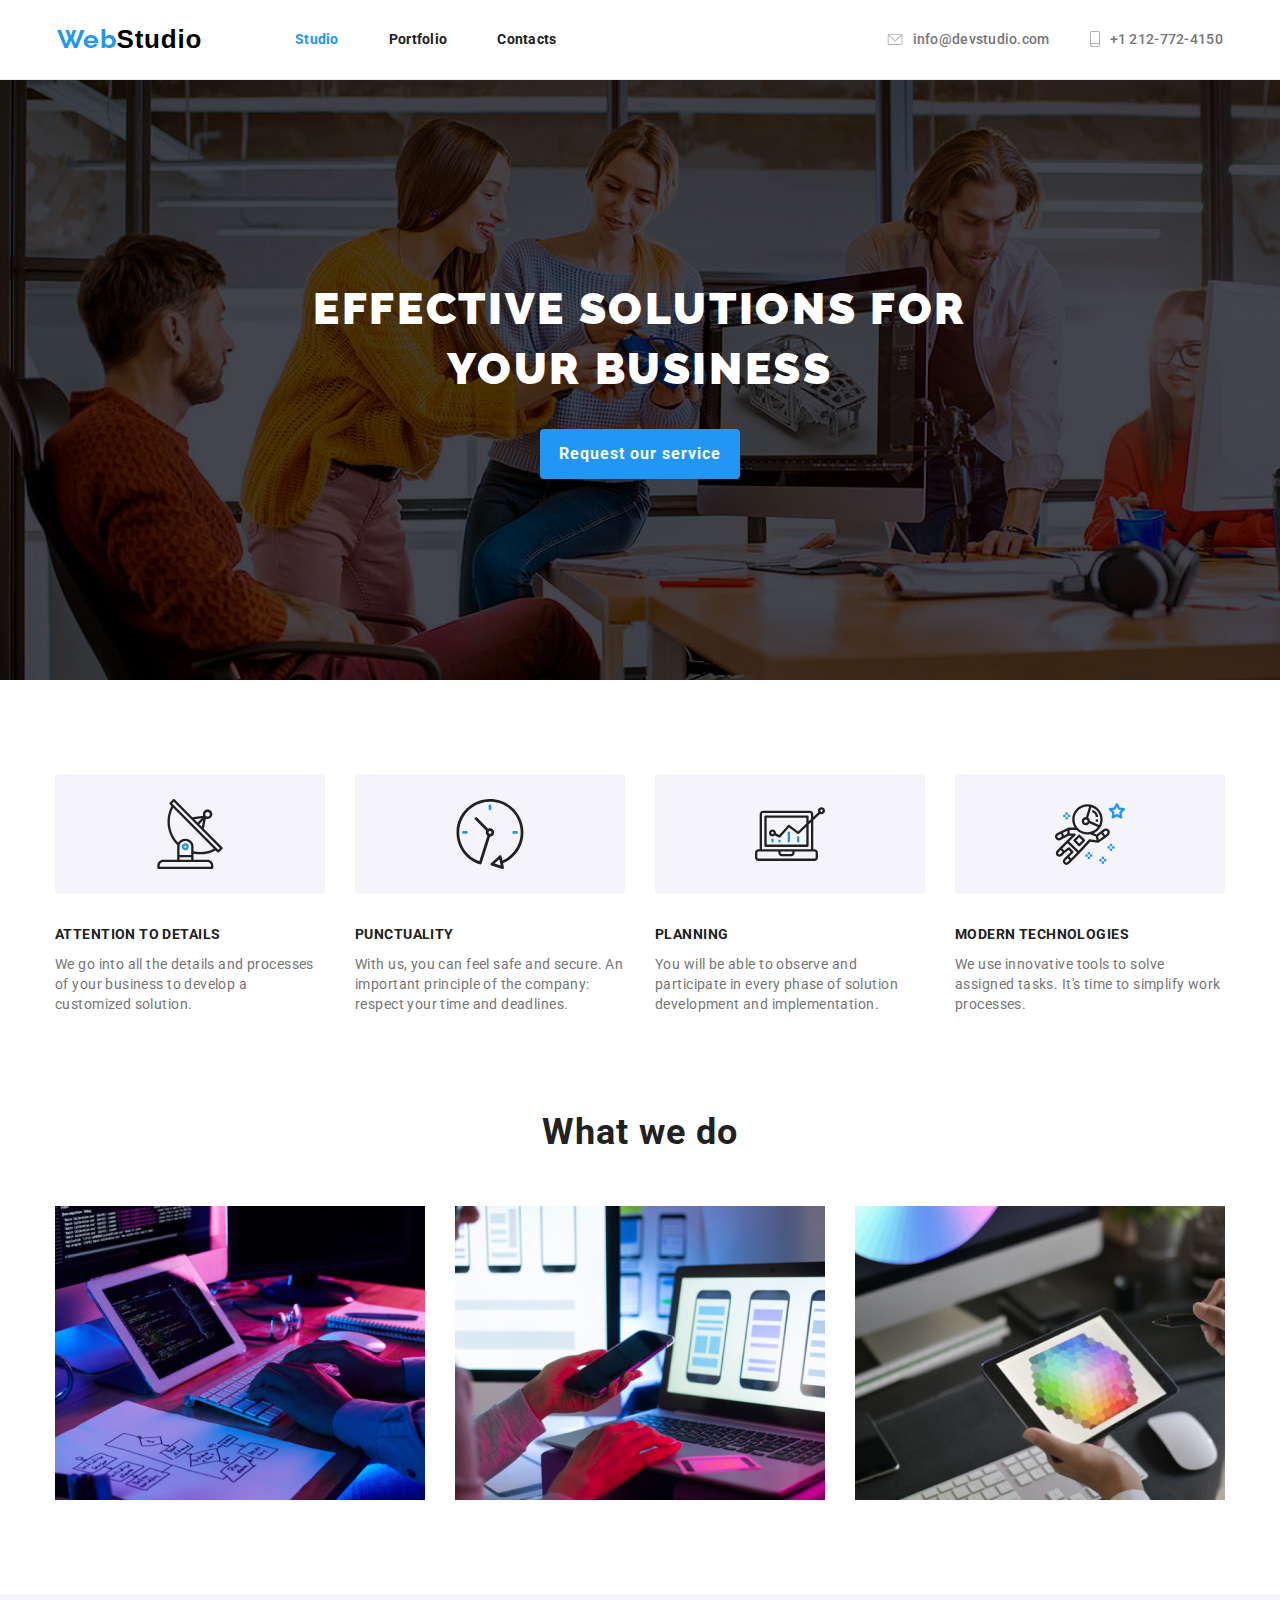
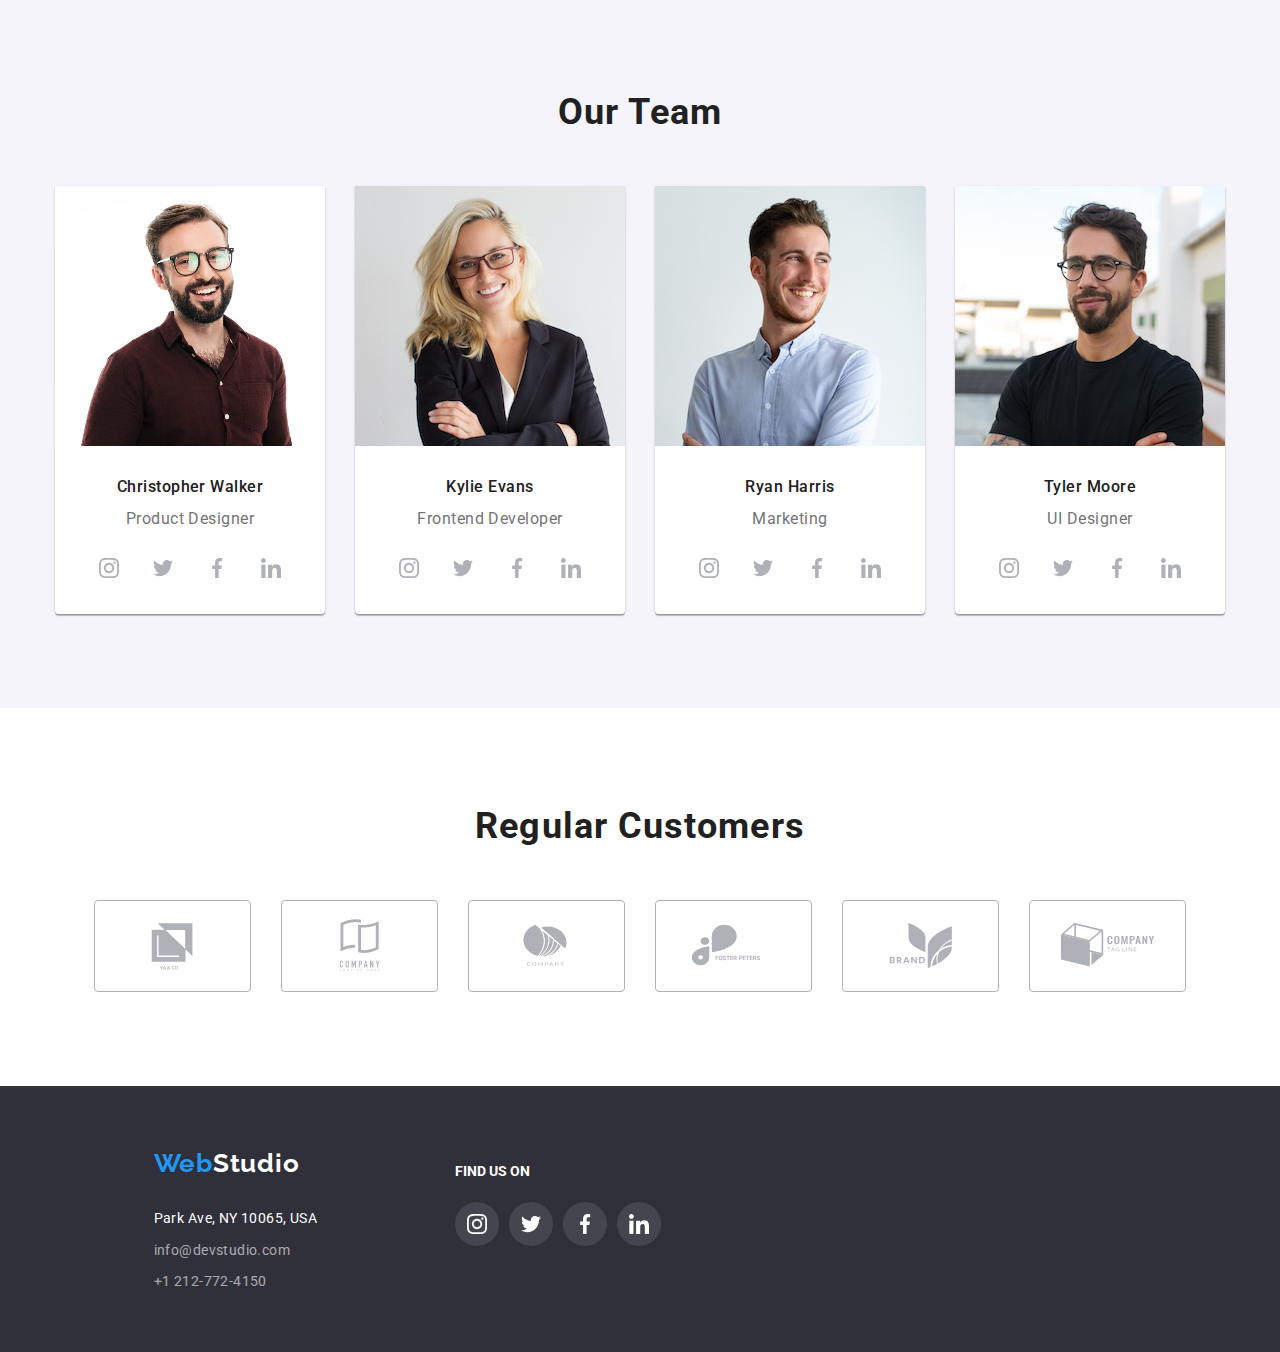
<file: index.html>
<!DOCTYPE html>
<html lang="en">

<head>
    <meta charset="UTF-8">
    <meta name="WebStudio" content="width=device-width, initial-scale=1.0">
    <title>WebStudio</title>
    <link rel="stylesheet"
        href="https://cdnjs.cloudflare.com/ajax/libs/modern-normalize/1.0.0/modern-normalize.min.css" />
    <link rel="preconnect" href="https://fonts.googleapis.com">
    <link rel="preconnect" href="https://fonts.gstatic.com" crossorigin>
    <link
        href="https://fonts.googleapis.com/css2?family=Raleway:wght@700&family=Roboto:wght@400;500;700;900&display=swap"
        rel="stylesheet">
    <link rel="stylesheet" href="css/reset.css">
    <link rel="stylesheet" href="css/styles.css">
</head>

<body>
    <header>
        <div class="global-header">
            <div class="first-part-header">
                <div class="logo"><a href="index.html"><span class="first-word">Web</span><span
                            class="second-word">Studio</span></a></div>
                <nav class="top-navigation">
                    <ul class="menu-nav">
                        <li><a href="index.html" class="nav-link current">Studio</a></li>
                        <li><a href="portfolio.html" class="nav-link">Portfolio</a></li>
                        <li><a href="contacts.html" class="nav-link">Contacts</a></li>
                    </ul>
                </nav>
            </div>

            <div class="nav-contact">
                <div class="nav-contact-email"><svg width="16" height="12">
                        <use href="./images/symbol-defs.svg#icon-envelope"></use>
                    </svg><a href="emailto:info@devstudio.com">info@devstudio.com</a>
                </div>
                <div class="nav-contact-phone"><svg width="10" height="16">
                        <use href="./images/symbol-defs.svg#icon-smartphone"></use>
                    </svg><a href="tel:+1212-772-4150">+1 212-772-4150</a>
                </div>
            </div>
        </div>
    </header>
    <main>
        <div class="title-section-bg-img">
            <div class="title-section">
                <h1>EFFECTIVE SOLUTIONS FOR<br> YOUR BUSINESS</h1>
                <button class="button" type="button">Request our service</button>
            </div>
        </div>

        <section class="strong-points">
            <ul class="strong-points-container">
                <li>
                    <div class="icon-box"><svg width="70px" height="70px" fill="#AFB1B8" style="fill: #AFB1B8">
                            <use href="./images/symbol-defs.svg#icon-antenna"></use>
                        </svg></div>
                    <h3>ATTENTION TO DETAILS</h3>
                    <p>We go into all the details and processes of your business to develop a customized solution.</p>
                </li>
                <li>
                    <div class="icon-box"><svg width="70px" height="70px" fill="#AFB1B8" style="fill: #AFB1B8">
                            <use href="./images/symbol-defs.svg#icon-clock"></use>
                        </svg></div>
                    <h3>PUNCTUALITY</h3>
                    <p>With us, you can feel safe and secure. An important principle of the company: respect your time
                        and deadlines.</p>
                </li>
                <li>
                    <div class="icon-box"><svg width="70px" height="70px" fill="#AFB1B8" style="fill: #AFB1B8">
                            <use href="./images/symbol-defs.svg#icon-diagram"></use>
                        </svg></div>
                    <h3>PLANNING</h3>
                    <p>You will be able to observe and participate in every phase of solution development and
                        implementation.</p>
                </li>
                <li>
                    <div class="icon-box"><svg width="70px" height="70px" fill="#AFB1B8" style="fill: #AFB1B8">
                            <use href="./images/symbol-defs.svg#icon-astronaut"></use>
                        </svg></div>
                    <h3>MODERN TECHNOLOGIES</h3>
                    <p>We use innovative tools to solve assigned tasks. It's time to simplify work processes.</p>
                </li>
            </ul>
        </section>
        <section class="what-we-do">
            <h2>What we do</h2>
            <ul class="what-we-do-container">
                <li><img src="./images/computer.jpg" alt="keyboard tapying" width="370" height="290"></li>
                <li><img src="./images/laptop.jpg" alt="image with a laptop" width="370" height="290"></li>
                <li><img src="./images/tablet.jpg" alt="image with a tablet" width="370" height="290"></li>
            </ul>
        </section>
        <section class="our-team">
            <h2>Our Team</h2>
            <ul class="team-comp">
                <li class="card"><img src="./images/Christopher-Walker.jpg" alt="Christopher Walker" width="270"
                        height="260">
                    <div class="card-footer">
                        <h3>Christopher Walker</h3><span>Product Designer</span>
                        <ul class="social-media-icon-team">
                            <li class="social-media-icon-card"><svg width="20px" height="20px">
                                    <use href="./images/symbol-defs.svg#icon-instagram"></use>
                                </svg></li>
                            <li class="social-media-icon-card"><svg width="20px" height="20px">
                                    <use href="./images/symbol-defs.svg#icon-twitter"></use>
                                </svg></li>
                            <li class="social-media-icon-card"><svg width="20px" height="20px">
                                    <use href="./images/symbol-defs.svg#icon-facebook"></use>
                                </svg></li>
                            <li class="social-media-icon-card"><svg width="20px" height="20px">
                                    <use href="./images/symbol-defs.svg#icon-linkedin"></use>
                                </svg></li>

                        </ul>
                    </div>
                </li>
                <li class="card"><img src="./images/Kylie-Evans.jpg" alt="Kylie Evans" width="270" height="260">
                    <div class="card-footer">
                        <h3>Kylie Evans</h3><span>Frontend Developer</span>
                        <ul>
                            <div class="social-media-icon-team">
                                <li class="social-media-icon-card"><svg width="20px" height="20px">
                                        <use href="./images/symbol-defs.svg#icon-instagram"></use>
                                    </svg></li>
                                <li class="social-media-icon-card"><svg width="20px" height="20px">
                                        <use href="./images/symbol-defs.svg#icon-twitter"></use>
                                    </svg></li>
                                <li class="social-media-icon-card"><svg width="20px" height="20px">
                                        <use href="./images/symbol-defs.svg#icon-facebook"></use>
                                    </svg></li>
                                <li class="social-media-icon-card"><svg width="20px" height="20px">
                                        <use href="./images/symbol-defs.svg#icon-linkedin"></use>
                                    </svg></li>
                            </div>
                        </ul>
                    </div>
                </li>
                <li class="card"><img src="./images/Ryan-Harris.jpg" alt="Ryan Harris" width="270" height="260">
                    <div class="card-footer">
                        <h3>Ryan Harris</h3><span>Marketing</span>
                        <ul>
                            <div class="social-media-icon-team">
                                <li class="social-media-icon-card"><svg width="20px" height="20px">
                                        <use href="./images/symbol-defs.svg#icon-instagram"></use>
                                    </svg></li>
                                <li class="social-media-icon-card"><svg width="20px" height="20px">
                                        <use href="./images/symbol-defs.svg#icon-twitter"></use>
                                    </svg></li>
                                <li class="social-media-icon-card"><svg width="20px" height="20px">
                                        <use href="./images/symbol-defs.svg#icon-facebook"></use>
                                    </svg></li>
                                <li class="social-media-icon-card"><svg width="20px" height="20px">
                                        <use href="./images/symbol-defs.svg#icon-linkedin"></use>
                                    </svg></li>
                            </div>
                        </ul>
                    </div>
                </li>
                <li class="card"><img src="./images/Tyler-Moore.jpg" alt="Tyler Moore" width="270" height="260">
                    <div class="card-footer">
                        <h3>Tyler Moore</h3><span>UI Designer</span>
                        <ul>
                            <div class="social-media-icon-team">
                                <li class="social-media-icon-card"><svg width="20px" height="20px">
                                        <use href="./images/symbol-defs.svg#icon-instagram"></use>
                                    </svg></li>
                                <li class="social-media-icon-card"><svg width="20px" height="20px">
                                        <use href="./images/symbol-defs.svg#icon-twitter"></use>
                                    </svg></li>
                                <li class="social-media-icon-card"><svg width="20px" height="20px">
                                        <use href="./images/symbol-defs.svg#icon-facebook"></use>
                                    </svg></li>
                                <li class="social-media-icon-card"><svg width="20px" height="20px">
                                        <use href="./images/symbol-defs.svg#icon-linkedin"></use>
                                    </svg></li>
                            </div>
                        </ul>
                    </div>
                </li>
            </ul>
        </section>
        <section class="regular-customers">
            <h2>Regular Customers</h2>
            <ul class="customers">
                <li class="customers-logo"><svg width="106px" height="60px">
                        <use href="./images/symbol-defs.svg#icon-Logo-1"></use>
                    </svg></li>
                <li class="customers-logo"><svg width="106px" height="60px">
                        <use href="./images/symbol-defs.svg#icon-Logo-2"></use>
                    </svg></li>
                <li class="customers-logo"><svg width="106px" height="60px">
                        <use href="./images/symbol-defs.svg#icon-Logo-3"></use>
                    </svg></li>
                <li class="customers-logo"><svg width="106px" height="60px">
                        <use href="./images/symbol-defs.svg#icon-Logo-4"></use>
                    </svg></li>
                <li class="customers-logo"><svg width="106px" height="60px">
                        <use href="./images/symbol-defs.svg#icon-Logo-5"></use>
                    </svg></li>
                <li class="customers-logo"><svg width="106px" height="60px">
                        <use href="./images/symbol-defs.svg#icon-Logo-6"></use>
                    </svg></li>
            </ul>
        </section>
    </main>
    <footer>
        <div class="global-footer">
            <div class="footer">
                <a href="index.html"><span class="first-word">Web</span><span class="third-word">Studio</span></a>
                <address>
                    <p class="phisical-address">Park Ave, NY 10065, USA</p>
                    <p>info@devstudio.com</p>
                    <p>+1 212-772-4150</p>
                </address>
            </div>
            <div class="find-us-on-container">
                <h3>Find us on</h3>
                <ul class="social-media">
                    <li class="social-media-icon"><svg width="20px" height="20px" fill="#AFB1B8" style="fill: #ffffff">
                            <use href="./images/symbol-defs.svg#icon-instagram"></use>
                        </svg></li>
                    <li class="social-media-icon"><svg width="20px" height="20px" fill="#AFB1B8" style="fill: #ffffff">
                            <use href="./images/symbol-defs.svg#icon-twitter"></use>
                        </svg></li>
                    <li class="social-media-icon"><svg width="20px" height="20px" fill="#AFB1B8" style="fill: #ffffff">
                            <use href="./images/symbol-defs.svg#icon-facebook"></use>
                        </svg></li>
                    <li class="social-media-icon"><svg width="20px" height="20px" fill="#AFB1B8" style="fill: #ffffff">
                            <use href="./images/symbol-defs.svg#icon-linkedin"></use>
                        </svg></li>
                </ul>
            </div>
        </div>

    </footer>
</body>

</html>
</file>
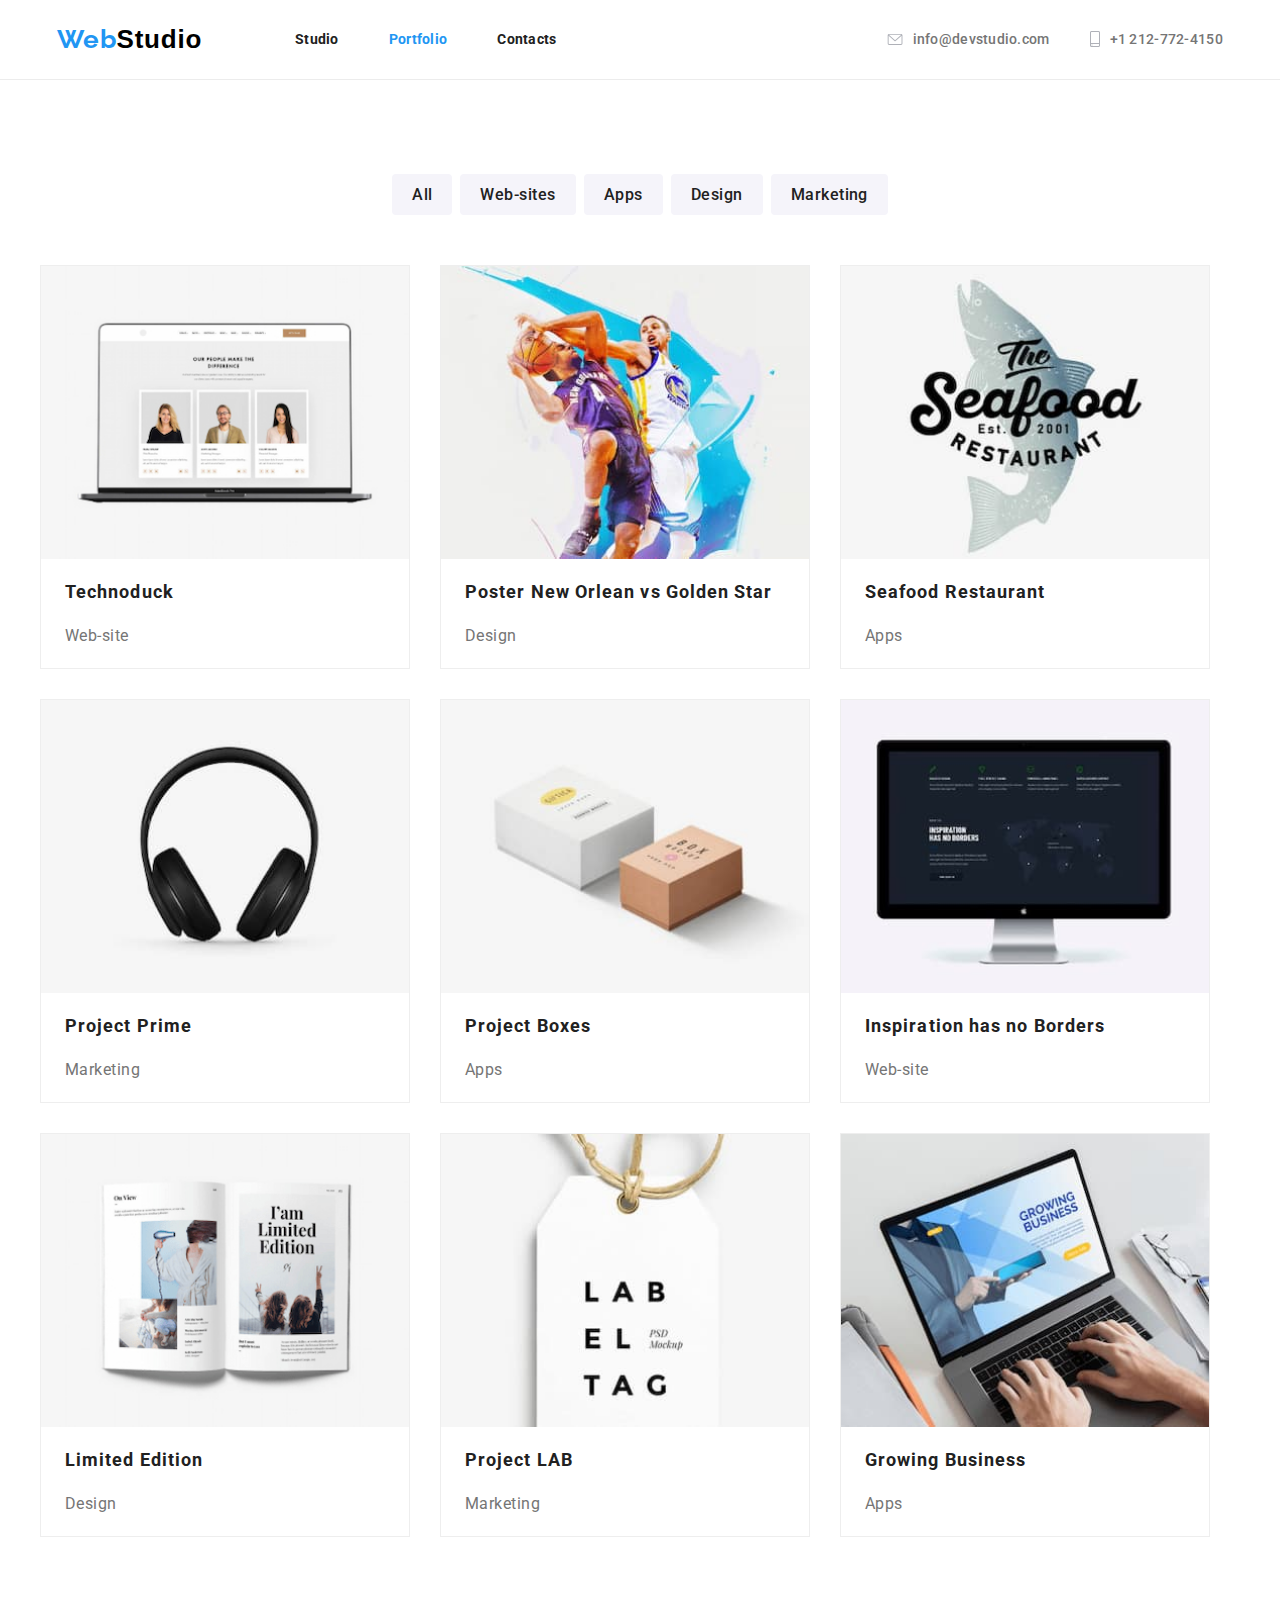
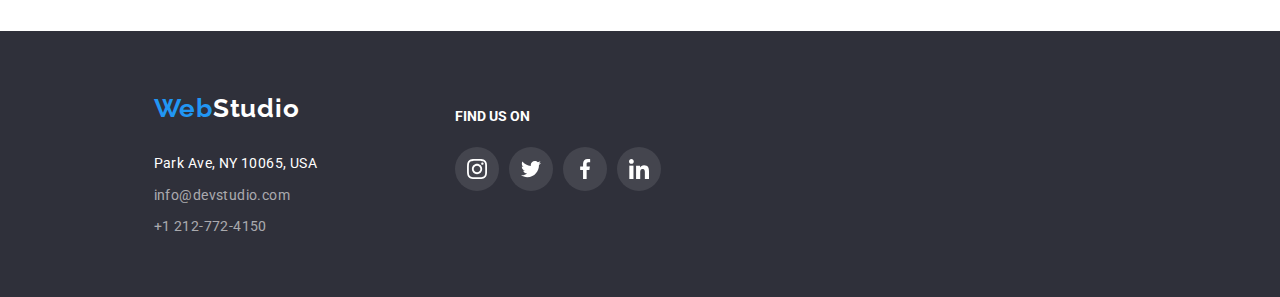
<file: portfolio.html>
<!DOCTYPE html>
<html lang="en">

<head>
    <meta charset="UTF-8">
    <meta name="portfolio" content="WebStudio for business, initial-scale=1.0">
    <title>Portfolio</title>
    <link rel="stylesheet"
        href="https://cdnjs.cloudflare.com/ajax/libs/modern-normalize/1.0.0/modern-normalize.min.css" />
    <link rel="stylesheet" href="css/styles.css" />
    <link rel="preconnect" href="https://fonts.googleapis.com">
    <link rel="preconnect" href="https://fonts.gstatic.com" crossorigin>
    <link
        href="https://fonts.googleapis.com/css2?family=Raleway:wght@700&family=Roboto:wght@400;500;700;900&display=swap"
        rel="stylesheet">
    <link rel="stylesheet" href="css/reset.css">
    <link rel="stylesheet" href="css/styles.css">
</head>

<body>
    <header>
        <div class="global-header">
            <div class="first-part-header">
                <div class="logo"><a href="index.html"><span class="first-word">Web</span><span
                            class="second-word">Studio</span></a></div>
                <nav class="top-navigation">
                    <ul class="menu-nav">
                        <li><a href="index.html" class="nav-link ">Studio</a></li>
                        <li><a href="portfolio.html" class="nav-link current">Portfolio</a></li>
                        <li><a href="contacts.html" class="nav-link">Contacts</a></li>
                    </ul>
                </nav>
            </div>

            <div class="nav-contact">
                <div class="nav-contact-email"><svg width="16" height="12">
                        <use href="./images/symbol-defs.svg#icon-envelope"></use>
                    </svg><a href="emailto:info@devstudio.com">info@devstudio.com</a>
                </div>
                <div class="nav-contact-phone"><svg width="10" height="16">
                        <use href="./images/symbol-defs.svg#icon-smartphone"></use>
                    </svg><a href="tel:+1212-772-4150">+1 212-772-4150</a>
                </div>
            </div>
        </div>
    </header>
    <main>
        <div class="product-container">
            <div class="nav-product">
                <ul class="product-cards">
                    <li><button class="button" type="button">All</button></li>
                    <li><button class="button" type="button">Web-sites</button></li>
                    <li><button class="button" type="button">Apps</button></li>
                    <li><button class="button" type="button">Design</button></li>
                    <li><button class="button" type="button">Marketing</button></li>
                </ul>
            </div>
            <div class="card-container">
                <ul class="card-section">
                    <div class="item-section">
                        <li class="box-card"><img src="./images/Technoduck.jpg" alt="Technoduck" width=370 height="290">
                            <div class="item-footer">
                                <h3>Technoduck</h3><span>Web-site</span>
                            </div>
                        </li>
                    </div>
                    <div class="item-section">
                        <li class="box-card"><img src="./images/Poster-New-Orlean-vs-Golden-Star.jpg"
                                alt="Poster New Orlean vs Golden Star" width=370 height="290">
                            <div class="item-footer">
                                <h3>Poster New Orlean vs Golden Star</h3><span>Design</span>
                            </div>
                        </li>
                    </div>
                    <div class="item-section">
                        <li class="box-card"><img src="./images/Seafood-Restaurant.jpg" alt="Seafood Restaurant"
                                width=370 height="290">
                            <div class="item-footer">
                                <h3>Seafood Restaurant</h3><span>Apps</span>
                            </div>
                        </li>
                    </div>
                    <div class="item-section">
                        <li class="box-card"><img src="./images/Project-Prime.jpg" alt="Project Prime" width=370
                                height="290">
                            <div class="item-footer">
                                <h3>Project Prime</h3><span>Marketing</span>
                            </div>
                        </li>
                    </div>
                    <div class="item-section">
                        <li class="box-card"><img src="./images/Project-Boxes.jpg" alt="Project Boxes" width=370
                                height="290">
                            <div class="item-footer">
                                <h3>Project Boxes</h3><span>Apps</span>
                            </div>
                        </li>
                    </div>
                    <div class="item-section">
                        <li class="box-card"><img src="./images/Inspiration-has-no-Borders.jpg"
                                alt="Inspiration has no Borders" width=370 height="290">
                            <div class="item-footer">
                                <h3>Inspiration has no Borders</h3><span>Web-site</span>
                            </div>
                        </li>
                    </div>
                    <div class="item-section">
                        <li class="box-card"><img src="./images/Limited-Edition.jpg" alt="Limited Edition" width=370
                                height="290">
                            <div class="item-footer">
                                <h3>Limited Edition</h3><span>Design</span>
                            </div>
                        </li>
                    </div>
                    <div class="item-section">
                        <li class="box-card"><img src="./images/Project-LAB.jpg" alt="Project LAB" width=370
                                height="290">
                            <div class="item-footer">
                                <h3>Project LAB</h3><span>Marketing</span>
                            </div>
                        </li>
                    </div>
                    <div class="item-section">
                        <li class="box-card"><img src="./images/Growing-Business.jpg" alt="Growing Business" width=370
                                height="290">
                            <div class="item-footer">
                                <h3>Growing Business</h3><span>Apps</span>
                            </div>
                        </li>
                    </div>
                </ul>
            </div>

        </div>

    </main>
    <footer>
        <div class="global-footer">
            <div class="footer">
                <a href="index.html"><span class="first-word">Web</span><span class="third-word">Studio</span></a>
                <address>
                    <p class="phisical-address">Park Ave, NY 10065, USA</p>
                    <p>info@devstudio.com</p>
                    <p>+1 212-772-4150</p>
                </address>
            </div>
            <div class="find-us-on-container">
                <h3>Find us on</h3>
                <ul class="social-media">
                    <li class="social-media-icon"><svg width="20px" height="20px" fill="#AFB1B8" style="fill: #ffffff">
                            <use href="./images/symbol-defs.svg#icon-instagram"></use>
                        </svg></li>
                    <li class="social-media-icon"><svg width="20px" height="20px" fill="#AFB1B8" style="fill: #ffffff">
                            <use href="./images/symbol-defs.svg#icon-twitter"></use>
                        </svg></li>
                    <li class="social-media-icon"><svg width="20px" height="20px" fill="#AFB1B8" style="fill: #ffffff">
                            <use href="./images/symbol-defs.svg#icon-facebook"></use>
                        </svg></li>
                    <li class="social-media-icon"><svg width="20px" height="20px" fill="#AFB1B8" style="fill: #ffffff">
                            <use href="./images/symbol-defs.svg#icon-linkedin"></use>
                        </svg></li>
                </ul>
            </div>
        </div>

    </footer>
</body>

</html>
</file>
<file: css/styles.css>
:root {
    --text1-font-family: "Raleway", sans-serif;
    --text2-font-family: "Roboto", sans-serif;
    --text3-font-family: "Oleo Script", sans-serif;
    --title-color: #212121;
    --subtitle-color: #212121;
    --text-hover-focus-color: #2196F3;
    --button-color: #212121;
    --button-hover-color: #FFFFFF;
    --button-background-color: #F5F4FA;
    --paragraph-color: #757575;
    --title-footer-background-color: #2F303A;
    --address-color: #FFFFFF99;
    --background-color-white: #FFFFFF;
    --title-button-hover-color: #188CE8;
}

/*general*/

body {
    font-family: sans-serif;
    font-family: var(--text2-font-family);
    background-color: var(--background-color-white);
    font-style: normal;
    width: 100vw;
}

* {
    box-sizing: border-box;
}

ul {
    list-style-type: none;
}

a {
    text-decoration: none;
}

button {
    font-family: inherit;
}

img {
    display: block;
    max-width: 100%;
    height: auto;
}

/*title section*/

h1 {
    font-family: var(--text1-font-family);
    font-weight: 900;
    font-size: 44px;
    line-height: 60px;
    letter-spacing: 0.06em;
    color: var(--background-color-white);
    padding-top: 199px;
    margin-top: 0;
    margin-bottom: 30px;
}

.title-section {
    text-align: center;
    height: 600px;
    top: 80px;
    background-color: var(--title-footer-background-color);
    background-image: linear-gradient(rgba(0, 0, 0, 0.5), rgba(0, 0, 0, 0.5)), url("../images/bg-h1-image.jpg");
    background-repeat: no-repeat;
    width: 100%;
}

.title-section-bg-img {
    background-size: cover;
    background-position: center;
}

header {
    border-bottom: 1px solid #ECECEC;
}

/*logo*/

.first-word {
    font-family: var(--text1-font-family);
    color: #2196F3;
    font-size: 26px;
    font-weight: 700;
    line-height: 1.337em;
    letter-spacing: 0.03em;
    height: 31px;
    top: 24px;
}

.second-word {
    font-family: var(--text3-font-family);
    color: #000000;
    font-size: 26px;
    font-weight: 400;
    font-weight: bold;
    line-height: 1.337em;
    letter-spacing: 0.03em;
    height: 31px;
    top: 24px;
}

.third-word {
    font-family: var(--text1-font-family);
    color: #FFFFFF;
    font-size: 26px;
    font-weight: 700;
    line-height: 1.337em;
    letter-spacing: 0.03em;
}

.logo :focus {
    color: var(--text-hover-focus-color);
}

.logo :hover {
    color: var(--text-hover-focus-color);
}

/*navigation bar*/

.global-header {
    display: flex;
    flex-direction: row;
    justify-content: center;
    align-items: center;
    width: 1200PX;
}

header {
    width: 100vw;
    display: flex;
    justify-content: center;
    height: 80px;
}

.first-part-header {
    display: flex;
    flex-direction: row;
    justify-content: flex-start;
    align-items: center;
}

.menu-nav {
    display: flex;
    flex-direction: row;
    padding-left: 93px;
    padding-right: 330px;
}

.menu-nav :nth-child(2) {
    padding-left: 50px;
    padding-right: 50px;
}

.nav-contact {
    display: flex;
    flex-direction: row;
    align-items: center;
    justify-content: flex-end;
}

.nav-contact-email {
    display: flex;
    align-items: center;
    gap: 10px;
    padding-right: 40px;
}

.nav-contact-phone {
    display: flex;
    align-items: center;
    gap: 10px;
}

.nav-link {
    font-family: var(--text2-font-family);
    font-weight: 500;
    font-size: 14px;
    color: var(--subtitle-color);
    line-height: 1.328em;
    letter-spacing: 0.02em;
    font-weight: bold;
}

.current {
    color: var(--text-hover-focus-color);
}

a:hover {
    color: var(--text-hover-focus-color);
}

a:focus {
    color: var(--text-hover-focus-color);
}

.nav-contact a {
    font-family: var(--text2-font-family);
    font-size: 14px;
    font-weight: 500;
    color: var(--paragraph-color);
    line-height: 1.36em;
    letter-spacing: 0.02em;
}

.nav-contact-email svg {
    fill: #AFB1B8;
}

.nav-contact-phone svg {
    fill: #AFB1B8;
}

.nav-contact-email:hover svg {
    fill: var(--text-hover-focus-color);
}

.nav-contact-email:hover a {
    color: var(--text-hover-focus-color);
}

.nav-contact-phone:hover svg {
    fill: var(--text-hover-focus-color);
}

.nav-contact-phone:hover a {
    color: var(--text-hover-focus-color);
}

/*strong-points*/

.icon-box {
    display: flex;
    justify-content: center;
    align-items: center;
    width: 270px;
    height: 120px;
    border-radius: 4px;
    background-color: var(--button-background-color);
}

.strong-points-container {
    display: flex;
    margin: auto;
    width: 1170px;
    padding-top: 94px;
    gap: 30px;
    padding-left: 0;
    margin-top: 0;
    margin-bottom: 0;
}

.strong-points h3 {
    font-family: var(--text2-font-family);
    font-weight: 700;
    font-size: 14px;
    letter-spacing: 0.03em;
    color: var(--subtitle-color);
    line-height: 1.429em;
    padding-top: 30px;
    padding-bottom: 10px;
}

.strong-points p {
    font-family: var(--text2-font-family);
    font-weight: 400;
    font-size: 14px;
    letter-spacing: 0.03em;
    color: var(--paragraph-color);
    line-height: 1.429em;
}

h2 {
    font-family: var(--text2-font-family);
    font-weight: 700;
    font-size: 36px;
    letter-spacing: 0.03em;
    color: var(--subtitle-color);
    line-height: 1.337em;
}

/* what-we-do*/

.what-we-do {
    padding-top: 94px;
    padding-bottom: 94px;
}

.what-we-do h2 {
    text-align: center;
    margin: 0;
    padding-bottom: 50px;
}

.what-we-do-container {
    display: flex;
    justify-content: center;
    width: 1170px;
    margin: auto;
    margin-top: 0;
    gap: 30px;
    padding-left: 0;
}

/*our-team*/

.our-team {
    background-color: var(--button-background-color);
    padding-top: 94px;
}

.our-team h2 {
    display: flex;
    justify-content: center;
    margin: 0;
}

.team-comp {
    display: flex;
    justify-content: center;
    width: 1170px;
    margin: auto;
    gap: 30px;
    padding-top: 50px;
    padding-bottom: 94px;
    padding-left: 0;
    margin-top: 0;
    margin-bottom: 0;
}

.card {
    box-shadow: 0px 2px 1px 0px rgba(0, 0, 0, 0.2), 0px 1px 1px 0px rgba(0, 0, 0, 0.14), 0px 1px 3px 0px rgba(0, 0, 0, 0.12);
    background-color: var(--background-color-white);
    border-radius: 0px 0px 4px 4px;
    width: 270px;
    height: 428px;
}

.card-footer {
    display: flex;
    flex-direction: column;
    text-align: center;
}

.our-team h3 {
    font-family: var(--text2-font-family);
    font-weight: 500;
    font-size: 16px;
    letter-spacing: 0.03em;
    color: var(--subtitle-color);
    line-height: 1.36em;
    padding-top: 30px;
}

.our-team span {
    font-family: var(--text2-font-family);
    font-weight: 400;
    font-size: 16px;
    letter-spacing: 0.03em;
    color: var(--paragraph-color);
    line-height: 1.361em;
    padding-top: 10px;
    padding-bottom: 16px;
}

/*social media section*/

.social-media-icon-team {
    display: flex;
    flex-wrap: wrap;
    justify-content: center;
    height: 44px;
    gap: 10px;
}

.social-media-icon-card {
    display: flex;
    justify-content: center;
    align-items: center;
    background-color: var(--background-color-white);
    width: 44px;
    height: 44px;
    border-radius: 50%;
}

.social-media-icon-card svg {
    fill: #AFB1B8;
}

.social-media-icon-card:hover {
    background-color: var(--text-hover-focus-color);
    border-radius: 50%;
}

.social-media-icon-card:hover svg {
    fill: var(--background-color-white);
}

/*regular customers*/

.regular-customers {
    padding: 94px;
}

.regular-customers h2 {
    display: flex;
    justify-content: center;
    padding-bottom: 50px;
}

.customers {
    display: flex;
    justify-content: center;
    gap: 30px;
}

.customers-logo {
    display: flex;
    justify-content: center;
    align-items: center;
    border: 1px solid #AFB1B8;
    border-radius: 4px;
    width: 170px;
    height: 92px;
}

.customers-logo svg {
    fill: #AFB1B8;
}

.customers-logo:hover svg {
    fill: var(--text-hover-focus-color);
    border: none;
}

.customers :hover {
    border: 1px solid var(--text-hover-focus-color);
}

/*buttons*/

.title-section .button {
    font-family: var(--text2-font-family);
    font-weight: 700;
    font-size: 16px;
    letter-spacing: 0.06em;
    line-height: 1.367em;
    border: none;
    border-radius: 4px;
    cursor: pointer;
    color: var(--background-color-white);
    background-color: var(--text-hover-focus-color);
    width: 200px;
    height: 50px;
}

.title-section .button:hover {
    background-color: var(--title-button-hover-color);
    color: #FFFFFF;
}

.nav-product button {
    font-family: var(--text2-font-family);
    cursor: pointer;
    font-weight: 500;
    font-size: 16px;
    letter-spacing: 0.03em;
    line-height: 1.332em;
    color: var(--button-color);
    background-color: var(--button-background-color);
    border: none;
    border-radius: 4px;
    padding-inline: 20px;
    padding-block: 10px;
}

.button:hover {
    color: var(--button-hover-color);
    background-color: var(--text-hover-focus-color);
}

.nav-product :focus {
    color: #FFFFFF;
    background-color: var(--text-hover-focus-color);
}

/*card section*/

.product-container {
    width: 100vw;
    padding-top: 94px;
}

.nav-product {
    display: flex;
    justify-content: center;
    width: 100vw;
    padding-bottom: 50px;
}

.product-cards {
    display: flex;
    justify-content: center;
    align-items: center;
    gap: 8px;
    width: 1200px;
}

.card-section {
    display: flex;
    flex-wrap: wrap;
    align-content: space-between;
    width: 1200px;
    gap: 30px;
    padding-bottom: 94px;
}

.box-card {
    flex-basis: calc((100% - 60px) / 3);
    border: 1px solid #EEE;
    background-color: var(--background-color-white);
    width: 370px;
    height: 404px;
    cursor: pointer;
}

.item-section:hover li {
    box-shadow: 1px 4px 6px 0px rgba(0, 0, 0, 0.16), 0px 4px 4px 0px rgba(0, 0, 0, 0.6), 0px 1px 1px 0px rgba(0, 0, 0, 0.12);
}

.item-footer {
    display: flex;
    flex-direction: column;
    justify-content: space-evenly;
    height: 110px;
    margin-left: 24px;
}

.card-container {
    width: 100vw;
    display: flex;
    justify-content: center;
}

.card-section {
    background-color: var(--background-color-white);
}

.card-section h3 {
    font-family: var(--text2-font-family);
    color: var(--subtitle-color);
    font-weight: 700;
    font-size: 18px;
    line-height: 1.419em;
    letter-spacing: 0.06em;
}

.card-section span {
    font-family: var(--text2-font-family);
    color: var(--paragraph-color);
    font-weight: 400;
    font-size: 16px;
    line-height: 1.434em;
    letter-spacing: 0.03em;
}

/*footer section*/

footer {
    width: 100vw;
    background-color: var(--title-footer-background-color);
}

.global-footer {
    display: flex;
    padding-left: 12%;
    width: 1200px;
    font-family: var(--text2-font-family);
    font-weight: 400;
    padding-top: 60px;
    padding-bottom: 60px;
}

.global-footer a :hover,
:focus {
    color: var(--text-hover-focus-color);
}

address {
    font-style: normal;
}

.global-footer .phisical-address {
    font-family: var(--text2-font-family);
    font-weight: 400;
    font-size: 14px;
    color: var(--background-color-white);
    line-height: 1.399em;
    letter-spacing: 0.03em;
    padding-top: 28px;
    width: 231px;
}

.global-footer p {
    font-family: var(--text2-font-family);
    font-weight: 400;
    font-size: 14px;
    color: var(--address-color);
    line-height: 1.41em;
    letter-spacing: 0.03em;
    padding-top: 12px;
}

.find-us-on-container {
    display: block;
    width: 206px;
    padding-top: 15px;
    padding-left: 70px;
}

.find-us-on-container h3 {
    font-family: var(--text2-font-family);
    font-weight: 700;
    font-size: 14px;
    text-transform: uppercase;
    color: var(--background-color-white);
    padding-bottom: 20px;
}

.social-media {
    display: flex;
    flex-wrap: wrap;
    justify-content: center;
    width: 206px;
    height: 44px;
    gap: 10px;
}

.social-media-icon {
    display: flex;
    justify-content: center;
    align-items: center;
    background-color: #FFFFFF1A;
    width: 44px;
    height: 44px;
    border-radius: 50%;
}

.social-media-icon:hover {
    background-color: var(--text-hover-focus-color);
    fill: var(--background-color-white);
    border-radius: 50%;
}
</file>
